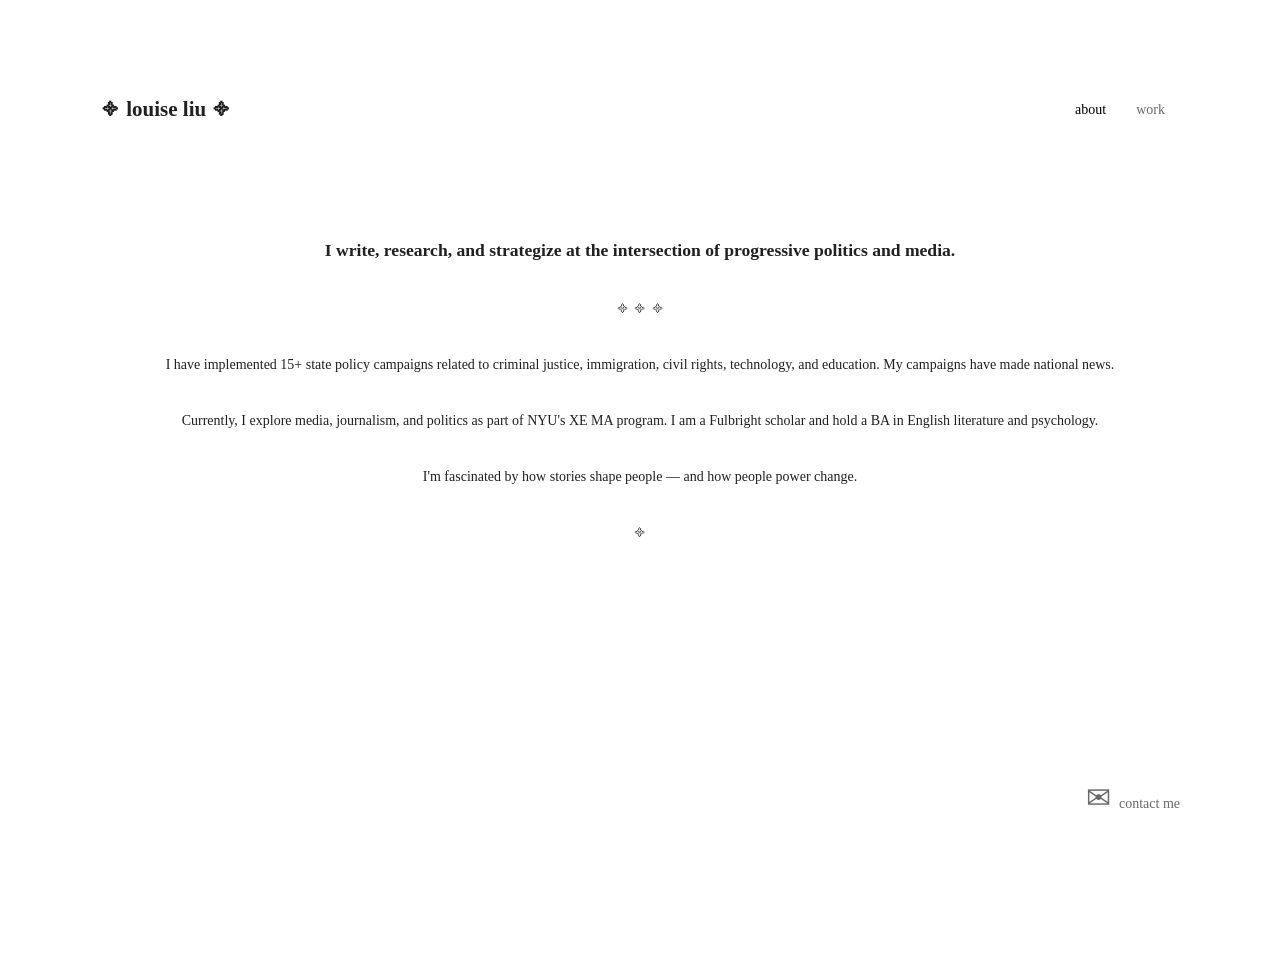
<file: index.html>
<!DOCTYPE html>
    <html lang="en">
<head>
    <meta charset="UTF-8">
    <title>Louise Liu</title>
    <link rel="stylesheet" href="aboutme.css"/>     

</head>
<body>
    <header class="topbar">
        <h2 a href="index.html">᯽ louise liu ᯽</a></h2>
        <h2 style="font-weight:normal"></h2>
            <!-- <h3 style ="font-weight:normal; font-size:14px">new writer; scholar</h3> -->
        <nav>
            <a href="index.html" style= "color: #000000">about</a><br>
            <a href="work.html">work</a><br>
        </nav>
    </header>

    <div class ="aboutMe">
        <div class="aboutMe" id="firstAboutMe">I write, research, and strategize at the intersection of progressive politics and media.</div>
        <div id="flowerDivider"> ᯽   ᯽   ᯽</div>
        <div>I have implemented 15+ state policy campaigns related to criminal justice, immigration, civil rights, technology, and education. My campaigns have made national news.</div>
        <div>Currently, I explore media, journalism, and politics as part of NYU's XE MA program. I am a Fulbright scholar and hold a BA in English literature and psychology.</div>
        <div>I'm fascinated by how stories shape people &mdash; and how people power change. </div>
        <p>᯽</p>
    </div>

    <footer>
        <div id="contactMeSection">
            <a href="mailto:louiseliu79@gmail.com">&#9993 <span id="contactMe">contact me</span></a> 
        </div>
    </footer>
</body>
</html>
</file>
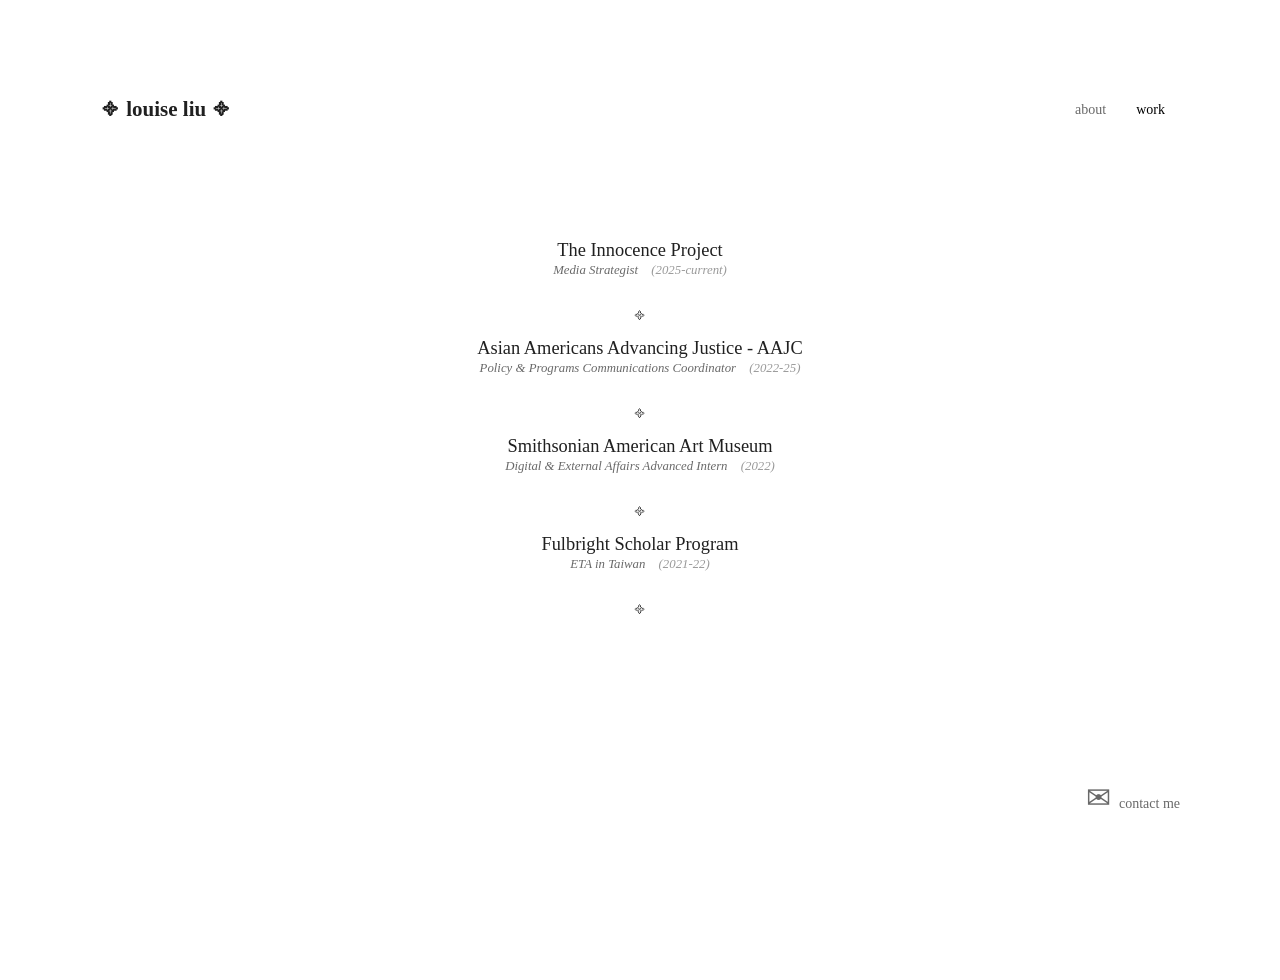
<file: work.html>
<!DOCTYPE html>
    <html lang="en">
<head>
    <meta charset="UTF-8">
    <title>Louise Liu</title>
    <link rel="stylesheet" href="aboutme.css"/>     

</head>

<body>
    <header class="topbar">
        <h2 a href="index.html">᯽ louise liu ᯽</a></h2>
        <h2 style="font-weight:normal"></h2>
            <!-- <h3 style ="font-weight:normal; font-size:14px">new writer; scholar</h3> -->
        <nav>
            <a href="index.html">about</a><br>
            <a href="work.html" style= "color: #000000">work</a><br>
        </nav>
    </header>

<!--work experience starts here-->

    <div class="workExperience">
        <div class="job">
            <a href="https://www.innocenceproject.org" class="companyName">The Innocence Project</a>
            <div class="jobTitle">Media Strategist <span class="jobDates">(2025-current)</span></div>
        </div>
        <p>᯽</p>
        <div class="job">
            <a href="https://www.advancingjustice-aajc.org" class="companyName">Asian Americans Advancing Justice - AAJC</a>
            <div class="jobTitle">Policy & Programs Communications Coordinator <span class="jobDates">(2022-25)</span></div>
        </div>
        <p>᯽</p>
        <div class="job">
            <a href="https://americanart.si.edu" class="companyName">Smithsonian American Art Museum</a>
            <div class="jobTitle">Digital & External Affairs Advanced Intern <span class="jobDates">(2022)</span></div>
        </div>
        <p>᯽</p>
        <div class="job">
            <a href="https://www.us.fulbrightonline.org" class="companyName">Fulbright Scholar Program</a>
             <div class="jobTitle">ETA in Taiwan <span class="jobDates">(2021-22)</span></div>
        </div>
        <p>᯽</p>
    </div>

<!--work experience ends here-->

    <footer>
        <div id="contactMeSection">
            <a href="mailto:louiseliu79@gmail.com">&#9993 <span id="contactMe">contact me</span></a> 
        </div>
    </footer>
</body>
</file>
<file: aboutme.css>
body {
    /* background-color: #F5F5F5; */
    font-family: 'Tahoma';
    margin-top: 80px;
    margin-left: 100px;
    margin-right:100px;
    margin-bottom: 80px;  
    font-size: 14px;
    font-weight: 400;
}

body:not(h1) {
    color: #202020;
}

.topbar {
    display: flex;              /* make items inline horizontally */
    justify-content: space-between; /* ?? */
    align-items: center;        /* vertically center them */
    margin-bottom: 40px;      
}

a h2 {
    color:#000000;
    text-decoration: none;
    font-weight: normal;
    transition: background-color 0.3s ease;
    margin-bottom: 0px;
}

nav {
    display: flex;
    gap: 15px; /* spacing between links */
    justify-content: flex-end;
    text-align: right;
}

html, body {
    height: 100%;
}

body {
    display: flex;
    flex-direction: column;
}

.aboutMe, .workExperience {
    text-align: center;
}

footer {
    margin-top: auto;
    min-height: 50px;
    display: flex;              
    margin-bottom: 150px; 
    display:inline-block; 
    text-align: right;      
    }

#contactMeSection {
    font-size: 30px;
}

#contactMe {
    font-size: 14px;
}

a {
    color: #696969;
    text-decoration: none;
}

a:hover {
    color:#343434;
}

a:hover {
    color:#343434;
}

.contactMeSection:hover {
    color:#343434;
}

/* about section */

#firstAboutMe {
    font-size: 1.1rem;
    font-weight: 575;
    margin-top: 60px;
    margin-bottom: 40px;
}

#flowerDivider {
    margin-bottom: 40px;
}

.aboutMe div:not(#firstAboutMe):not(#flowerDivider) {
    margin-bottom: 40px;    
}

/*work section*/

.workExperience {
    margin-top: 60px;
}

.job {
    margin-bottom: 30px;
}

.companyName {
    font-size: 1.15rem; 
    font-weight: 500; 
    color: #202020;
}

.jobTitle{
    font-style: italic;
    font-size: 0.8rem;
    color: #696969; 
    margin-top: 2px;
}

.jobDates {
    font-weight: normal;
    color: #999999;
    margin-left: 10px;
}

.companyName:hover {
    color:#696969;
    transition: background-color 0.3s ease;
}
</file>
